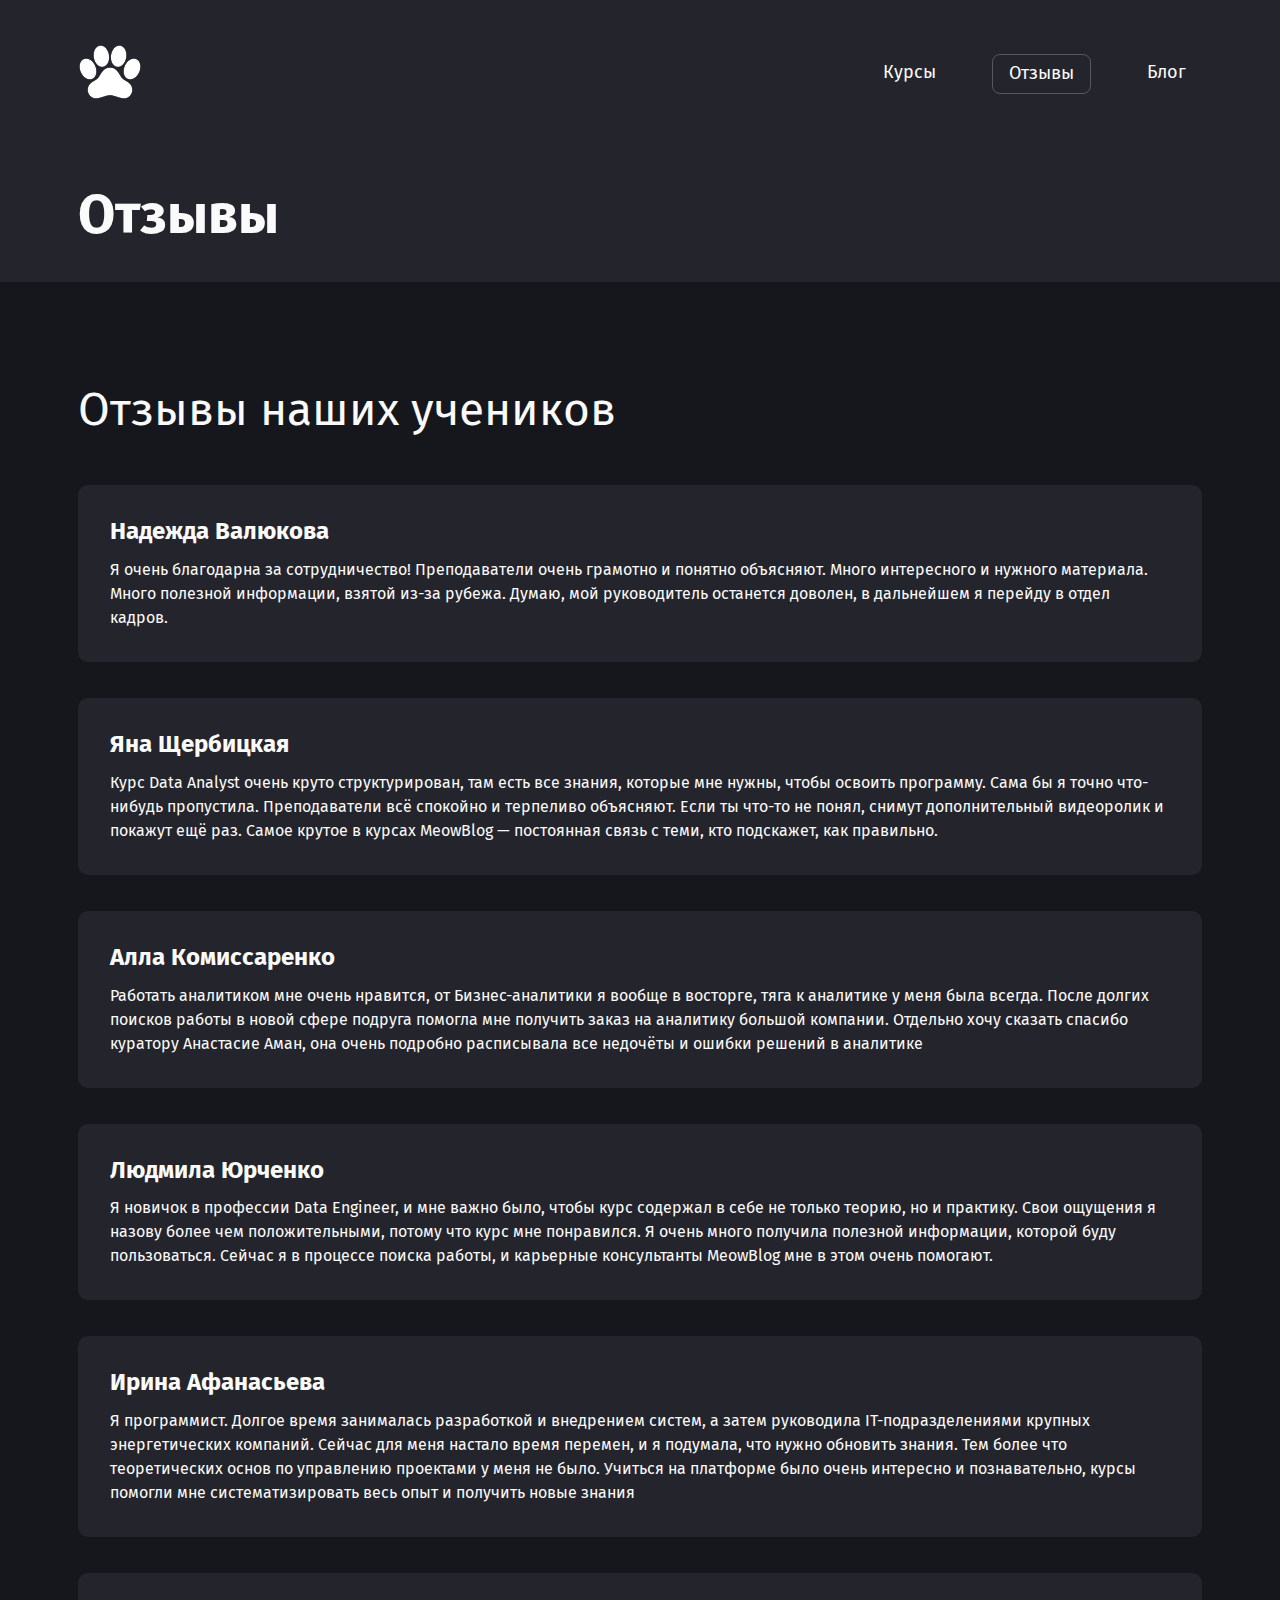
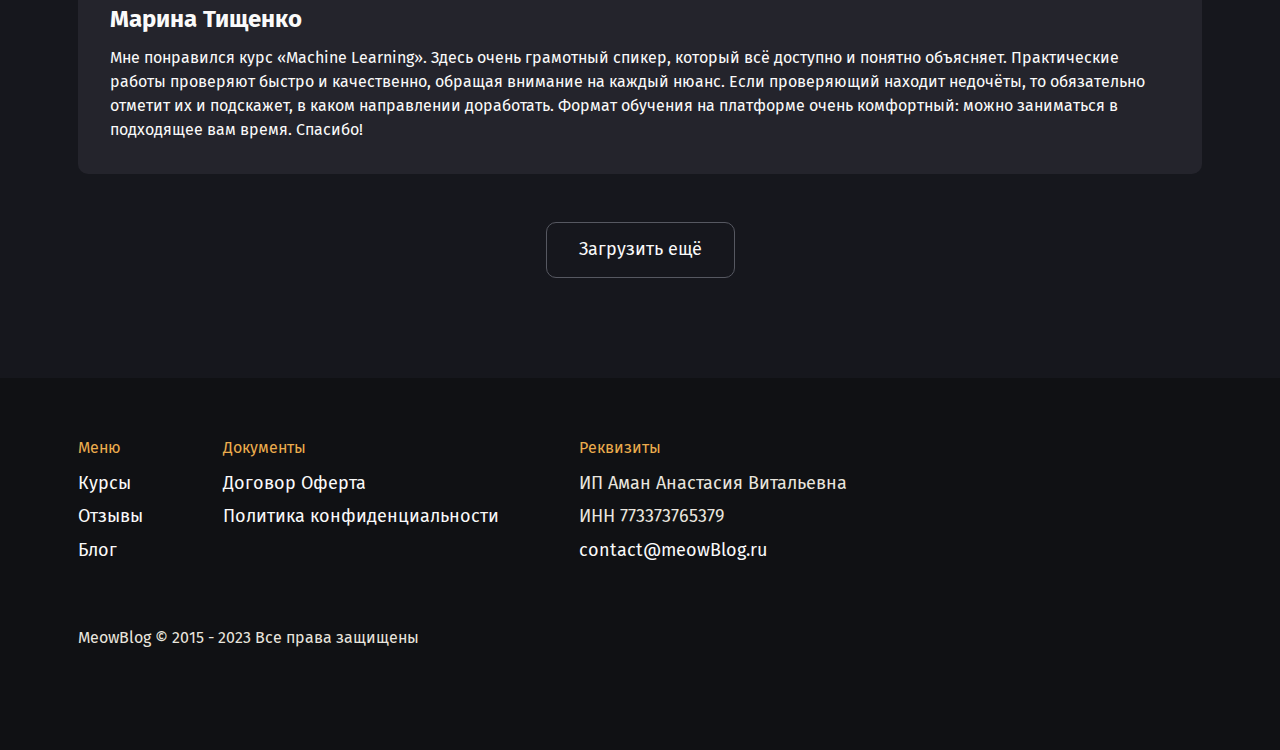
<file: Meowblog/sites/Отзывы/otz.html>
<!DOCTYPE html> 

<html lang="en"> 

  <head>

    <meta charset="UTF-8" /> 
    <meta http-equiv="X-UA-Compatible" content="IE=edge" />
    <meta name="viewport" content="width=device-width, initial-scale=1.0" /> 
    <title>IT Академия Meowblog | Отзывы</title> 

    <link rel="apple-touch-icon" sizes="180x180" href="./images/icon/apple-touch-icon.png">
    <link rel="icon" type="image/png" sizes="32x32" href="./images/icon/favicon-32x32.png">
    <link rel="icon" type="image/png" sizes="16x16" href="./images/icon/favicon-16x16.png">
    <link rel="manifest" href="/site.webmanifest">
  
    <link rel="preconnect" href="https://fonts.googleapis.com" />
    <link rel="preconnect" href="https://fonts.gstatic.com" crossorigin /> 
    <link href="https://fonts.googleapis.com/css2?family=Fira+Sans:wght@400;700&display=swap" rel="stylesheet"/>

    <link rel="stylesheet" href="../../styles/global.css" />
    <link rel="stylesheet" href="../../styles/header.css" />
    <link rel="stylesheet" href="../../styles/components.css" />
    <link rel="stylesheet" href="../../styles/footer.css" />
    <link rel="stylesheet" href="../../styles/page.css" />

  </head>

  <body>

    <header class="header">
      <div class="header__wrapper">
        <a href="../../index.html"
          ><img
            class="header__logo"
            src="./images/Logo.png"
            alt="Логотип MeowBlog"
        /></a>
        <nav>
          <ul class="menu">
            <li class="menu__item"><a href="../../index.html">Курсы</a></li>
            <li class="menu__item menu__item_active"><a href="#">Отзывы</a></li>
            <li class="menu__item"><a href="../Блог/blog.html">Блог</a></li>
          </ul>
        </nav>
      </div>
    </header>
    <section class="section section_light">
      <div class="hero">
        <div class="hero__left">
          <h1 class="hero__h1">
            Отзывы<br />
          </h1>
      </div>
    </section>
    <section class="section">
      <div class="section__wrapper">
        <div class="headling">
          <h2 class="headling__buttom">Отзывы наших учеников</h2>
        </div>
        <div class="post-wrapper">
          <article class="post card card_32">
            <div class="post__content">
              <h3 class="post__header">
                Надежда Валюкова
              </h3>
              <div class="post__description">
                Я очень благодарна за сотрудничество! 
                Преподаватели очень грамотно и понятно объясняют. 
                Много интересного и нужного материала. 
                Много полезной информации, взятой из-за рубежа.
                Думаю, мой руководитель останется доволен, в дальнейшем я перейду в отдел кадров.
              </div>
          </article>
          <article class="post card card_32">
            <div class="post__content">
              <h3 class="post__header">
                Яна Щербицкая
              </h3>
              <div class="post__description">
                Курс Data Analyst очень круто структурирован, там есть все знания, которые мне нужны, чтобы освоить программу. 
                Сама бы я точно что-нибудь пропустила. Преподаватели всё спокойно и терпеливо объясняют. 
                Если ты что-то не понял, снимут дополнительный видеоролик и покажут ещё раз.
                Самое крутое в курсах MeowBlog — постоянная связь с теми, кто подскажет, как правильно.
              </div>
            </div>
          </article>
          <article class="post card card_32">
            <div class="post__content">
              <h3 class="post__header">
                Алла Комиссаренко
              </h3>
              <div class="post__description">
                Работать аналитиком мне очень нравится, от Бизнес-аналитики я вообще в восторге, тяга к аналитике у меня была всегда. 
                После долгих поисков работы в новой сфере подруга помогла мне получить заказ на аналитику большой компании.
                Отдельно хочу сказать спасибо куратору Анастасие Аман, она очень подробно расписывала все недочёты и ошибки решений в аналитике
              </div>
            </div>
          </article>
          <article class="post card card_32">
            <div class="post__content">
              <h3 class="post__header">
                Людмила Юрченко
              </h3>
              <div class="post__description">
                Я новичок в профессии Data Engineer, и мне важно было, чтобы курс содержал в себе не только теорию, но и практику. 
                Свои ощущения я назову более чем положительными, потому что курс мне понравился. 
                Я очень много получила полезной информации, которой буду пользоваться. 
                Сейчас я в процессе поиска работы, и карьерные консультанты MeowBlog мне в этом очень помогают.
              </div>
            </div>
          </article>
          <article class="post card card_32">
            <div class="post__content">
              <h3 class="post__header">
                Ирина Афанасьева
              </h3>
              <div class="post__description">
                Я программист. Долгое время занималась разработкой и внедрением систем, а затем руководила IT-подразделениями крупных энергетических компаний. 
                Сейчас для меня настало время перемен, и я подумала, что нужно обновить знания. 
                Тем более что теоретических основ по управлению проектами у меня не было.
                Учиться на платформе было очень интересно и познавательно, курсы помогли мне систематизировать весь опыт и получить новые знания
              </div>
            </div>
          </article>
          <article class="post card card_32">
            <div class="post__content">
              <h3 class="post__header">
                Марина Тищенко
              </h3>
              <div class="post__description">
                Мне понравился курс «Machine Learning». Здесь очень грамотный спикер, который всё доступно и понятно объясняет.
                Практические работы проверяют быстро и качественно, обращая внимание на каждый нюанс. 
                Если проверяющий находит недочёты, то обязательно отметит их и подскажет, в каком направлении доработать.
                Формат обучения на платформе очень комфортный: можно заниматься в подходящее вам время. Спасибо!
              </div>
            </div>
          </article>
        </div>
        <div class="button-more">
          <a href="../Разработка/index.html" class="button button_ghost">Загрузить ещё</a>
        </div>
      </div>
    </section>

    <footer class="footer"> 

      <div class="footer__wrapper"> 

        <div class="footer__menu"> 
          <nav> 
            <div class="footer__menu-header">Меню</div> 
            <ul class="menu-small"> 
              <li class="menu-small__item"><a href="../../index.html">Курсы</a></li> 
              <li class="menu-small__item"><a href="./otz.html">Отзывы</a></li> 
              <li class="menu-small__item"><a href="../Блог/blog.html">Блог</a></li> 
            </ul>
          </nav>

        
          <div> 
            <div class="footer__menu-header">Документы</div> 
            <ul class="menu-small"> 
              <li class="menu-small__item"><a href="../Разработка/index.html">Договор Оферта</a></li>
              <li class="menu-small__item"><a href="../Разработка/index.html">Политика конфиденциальности</a></li> 
            </ul> 
          </div>

          <div> 
            <div class="footer__menu-header">Реквизиты</div>
            <ul class="menu-small">
              <li class="menu-small__item">ИП Аман Анастасия Витальевна</li> 
              <li class="menu-small__item">ИНН 773373765379</li>
              <li class="menu-small__item"><a href="mailto:contact@purpleschool.ru">contact@meowBlog.ru</a></li> 
            </ul> 
          </div> 
        </div> 
   
        <div class="footer__copywrite"> 
          MeowBlog © 2015 - 2023 Все права защищены
        </div> 

      </div> 
    </footer> 
  </body> 
</html>
</file>
<file: Meowblog/styles/global.css>
:root {
	--color-primary: #D98200;
	--color-primary-hover: #b17213;
	--color-secondary: #ebac4d;
	--color-text: #FAFAFA;
	--color-link-hover: #e9e5de;
	--color-bg: #16171D;
	--color-bg-medium: #24242c;
	--color-bg-light: #2c2c31;
	--color-stroke: #565861;
	--color-footer: #101114;

	--gradient: linear-gradient(93.33deg, #f5b939 9.26%, #ddbc27 42.32%, #D98200 104.58%);
	
	--border-8: 8px;
	--border-10: 10px;
	--border-17: 17px;
	--layout-width: 1172px;
}

* {
	box-sizing: border-box;
}

html {
	-webkit-font-smoothing: antialiased;
	-moz-osx-font-smoothing: grayscale;
	text-rendering: optimizeLegibility;
}

body {
	background: var(--color-bg);
	margin: 0;
	font-family: 'Fira Sans', sans-serif;
	font-style: normal;
	font-weight: 400;
}

a {
	text-decoration: none;
}
</file>
<file: Meowblog/styles/header.css>
/* Header */

.header {
	background-color: var(--color-bg-medium);
}

.header__wrapper {
	max-width: var(--layout-width);
	margin: 0 auto;
	display: flex;
	justify-content: space-between;
	align-items: center;
	padding: 40px 24px;
}

.header__login {
	display: flex;
	gap: 8px;
	align-items: center;
	font-size: 18px;
	line-height: 120%;
	color: var(--color-text);	
	cursor: pointer;
}

.header__login:hover {
	color: var(--color-link-hover);
}

.header__mobile-menu-button {
	display: none;
	background: none;
	border: none;
	cursor: pointer;
}

@media (max-width: 960px) {
	.header__login {
		display: none;
	}

	.header__mobile-menu-button {
		display: block;
	}
}

@media (max-width: 640px) {
	.header__wrapper {
		padding: 30px 24px;
	}
}

@media (max-width: 480px) {
	.header__logo {
		max-width: 174px;
	}
}

/* Menu */

.menu {
	list-style: none;
	display: flex;
	gap: 40px;
	margin: 0;
}

.menu__item {
	padding: 8px 16px;
}

.menu__item a {
	cursor: pointer;
	font-size: 18px;
	line-height: 120%;
	color: var(--color-text);
}

.menu__item:hover a {
	color: var(--color-link-hover);
}

.menu__item_active {
	border: 1px solid var(--color-stroke);
	border-radius: var(--border-8);
}

@media (max-width: 960px) {
	.menu {
		display: none;
	}
}
</file>
<file: Meowblog/styles/components.css>
/* Section */

.section_light {
	background-color: var(--color-bg-medium);
}

.section__wrapper {
	max-width: var(--layout-width);
	margin: 0 auto;
	padding: 100px 24px;
}

/* Button */
.button {
	padding: 16px 32px;
	color: var(--color-text);
	background: none;
	border: none;
	font-weight: 400;
	font-size: 18px;
	line-height: 120%;
	border-radius: var(--border-10);
	cursor: pointer;
	display: inline-block;
	text-align: center;
}

.button_primary {
	background: var(--color-primary);
}

.button_primary:hover {
	background: var(--color-primary-hover);
}

.button_ghost {
	border: 1px solid var(--color-stroke);
}

.button_ghost:hover {
	background: var(--color-bg-light);
}

@media (max-width: 640px) {
	.button {
		padding: 12px 32px;
	}
}

/* Social */
.social-icons {
	display: flex;
	align-items: center;
	gap: 24px;
}

.social-icons__icon {
	border: 1px solid var(--color-stroke);
	border-radius: var(--border-8);
	text-decoration: none;
	padding: 11px;
	width: 48px;
	height: 48px;
}

.social-icons__icon:hover {
	background-color: var(--color-bg-medium);
}

/* Headling */

.headling {
	margin-bottom: 32px;
}

.headling__top {
	font-weight: 400;
	font-size: 18px;
	line-height: 120%;
	color: var(--color-secondary);
	margin-bottom: 8px;
}

.headling__buttom {
	font-weight: 400;
	font-size: 46px;
	line-height: 120%;
	color: var(--color-text);
	margin: 0 0 32px 0;
}

@media (max-width: 860px) {
	.headling__buttom {
		font-weight: 400;
		font-size: 34px;
		line-height: 120%;
	}
}


/* Paragraph */

.paragraph {
	font-weight: 400;
	font-size: 18px;
	line-height: 150%;
	color: var(--color-text);
	max-width: 787px;
}

.paragraph_32 {
	margin-bottom: 32px;
}

/* Card */

.card {
	background: var(--color-bg-medium);
	border-radius: var(--border-10);
}

.card_light {
	background: var(--color-bg-light);
}

.card_32 {
	padding: 32px;
}

.card_48x24 {
	padding: 48px 24px;
}

.card_24x32 {
	padding: 24px 32px;
}

/* post-wrapper */

.post-wrapper {
	margin-top: 48px;
	display: flex;
	flex-direction: column;
	gap: 36px;
	margin-bottom: 48px;
}

/* post */

.post {
	display: flex;
	justify-content: space-between;
	gap: 32px;
}

.post__button a {
	display: block;
}

.post__stats {
	display: flex;
	gap: 32px;
}

.post__stat {
	display: flex;
	align-items: center;
	gap: 4px;
	color: var(--color-link-hover);
	font-weight: 400;
	font-size: 16px;
	line-height: 120%;
}

.post__content {
	display: flex;
	flex-direction: column;
	gap: 12px;
}

.post__header {
	font-weight: 700;
	font-size: 24px;
	line-height: 120%;
	color: var(--color-text);
	margin: 0;
}

.post__description {
	font-weight: 400;
	font-size: 16px;
	line-height: 150%;
	color: var(--color-text);
}

@media (max-width: 860px) {
	.post {
		flex-direction: column;
	}

	.post__header {
		font-size: 21px;
	}
}

/* chip */

.chip {
	font-weight: 400;
	font-size: 18px;
	line-height: 120%;
	color: var(--color-text);
	padding: 8px 16px;
	border: 1px solid var(--color-stroke);
	border-radius: var(--border-10);
	background: none;
	cursor: pointer;
	white-space: nowrap;
}

.chip:hover {
	background: var(--color-bg-medium);
}

.chip_active {
	background: var(--color-primary);
	border: none;
}

.chip_active:hover {
	background: var(--color-primary-hover);
}

/* Course Card */

#Data_Analyst {
	display: block;
}

#Data_Engineer {
	display: block;
}

#Machine_Learning {
	display: block;
}

#Finance {
	display: block;
}

#Code {
	display: block;

}
#Bussines {
	display: block;
}


.course-card {
	background: var(--color-bg-medium);
	border-radius: var(--border-10);
	color: var(--color-text);
}

.course-card__tags {
	display: flex;
	gap: 12px;
}

.course-card__cover img {
	border-radius: var(--border-10) var(--border-10) 0 0;
	width: 100%;
}

.course-card__title {
	font-weight: 700;
	font-size: 24px;
	line-height: 120%;
	margin-bottom: 4px;
}

.course-card__author {
	font-weight: 400;
	font-size: 18px;
	line-height: 120%;
	color: var(--color-link-hover);
}

.course-card__body {
	padding: 24px;
	display: flex;
	gap: 16px;
	flex-direction: column;
}

.course-card__footer {
	background: var(--color-bg-light);
	display: grid;
	padding: 24px;
	grid-template-columns: 1fr auto;
	align-items: center;
	font-weight: 700;
	font-size: 22px;
	line-height: 120%;
	border-radius: 0 0 var(--border-10) var(--border-10);
}

/* Tag */
.tag {
	font-weight: 400;
	font-size: 16px;
	line-height: 120%;
	color: var(--color-text);
	border: 1px solid var(--color-stroke);
	border-radius: var(--border-17);
	padding: 6px 12px;
	display: flex;
	align-items: center;
	gap: 4px;
}
</file>
<file: Meowblog/styles/footer.css>
.footer {
	background-color: var(--color-footer);
}

.footer__wrapper {
	max-width: var(--layout-width);
	margin: 0 auto;
	padding: 60px 24px 100px;
}

.footer__social {
	display: flex;
	justify-content: space-between;
	margin-bottom: 36px;
	gap: 24px;
}

.footer__menu {
	display: flex;
	gap: 24px 80px;
	margin-bottom: 48px;
}

.footer__menu-header {
	font-weight: 400;
	font-size: 16px;
	line-height: 120%;
	color: var(--color-secondary);
}

.menu-small {
	list-style: none;
	padding: 0;
}

.menu-small__item {
	font-weight: 400;
	font-size: 18px;
	line-height: 120%;
	color: var(--color-link-hover);
	margin-bottom: 12px;
}

.menu-small__item a {
	color: var(--color-text);
}

.menu-small__item a:hover {
	color: var(--color-link-hover);
}

.footer__copywrite {
	font-weight: 400;
	font-size: 16px;
	line-height: 150%;
	color: var(--color-link-hover);
}

@media (max-width: 860px) {
	.footer__menu {
		flex-direction: column;
		margin-bottom: 24px;
	}
}

@media (max-width: 640px) {
	.footer__social {
		flex-direction: column;
	}
}
</file>
<file: Meowblog/styles/page.css>
.hero {
	max-width: var(--layout-width);
	margin: 0 auto;
	display: flex;
	justify-content: space-between;
	align-items: center;
	padding: 40px 24px;
}

.hero__left {
	display: flex;
	flex-direction: column;
	gap: 32px;
}

.hero__h1 {
	margin: 0;
	font-weight: 700;
	font-size: 54px;
	line-height: 100%;
	color: var(--color-text);
}

.hero__h1_gradient {
	background: var(--gradient);
	-webkit-background-clip: text;
	-webkit-text-fill-color: transparent;
	background-clip: text;
}

.hero__cta {
	display: flex;
	gap: 32px;
}

.button-more {
	text-align: center;
}

.chip_wrapper {
	display: flex;
	gap: 24px;
	margin-bottom: 32px;
	overflow: scroll;
	margin-right: -24px;
	margin-left: -24px;
	padding-left: 24px;
	scrollbar-width: none;
}

.chip_wrapper::-webkit-scrollbar {
	display: none;
}

.courses_wrapper {
	display: grid;
	grid-template-columns: repeat(auto-fit, minmax(300px, 1fr));
	gap: 70px;
}

.trust-wrapper {
	display: grid;
	grid-template-columns: [start] repeat(3, 1fr) [end];
	gap: 0 75px;
}

.trust-wrapper__top {
	grid-column: start / end;
}

.trust-wrapper__stat {
	display: flex;
	flex-direction: column;
	gap: 16px;
	align-items: center;
	margin-bottom: 70px;
}

.trust-wrapper__num {
	font-weight: 700;
	font-size: 46px;
	line-height: 120%;

	background: var(--gradient);
	-webkit-background-clip: text;
	-webkit-text-fill-color: transparent;
	background-clip: text;
}

.trust-wrapper__desc {
	font-weight: 400;
	font-size: 18px;
	line-height: 120%;
	color: var(--color-text);
}

.trust-wrapper__h3 {
	grid-column: start / end;
	font-weight: 400;
	font-size: 36px;
	line-height: 120%;
	color: var(--color-text);
}

.trust-wrapper__rating {
	display: flex;
	gap: 24px;
	align-items: center;
	margin-bottom: 70px;
}

.trust-wrapper__rate {
	font-weight: 400;
	font-size: 54px;
	line-height: 120%;
	color: var(--color-text);
}

@media (max-width: 1200px) {
	.hero {
		flex-direction: column;
	}

	.hero__h1 {
		text-align: center;
	}
	
	.hero__cta {
		justify-content: center;
	}

	.trust-wrapper {
		grid-template-columns: [start] repeat(2, 1fr) [end];
	}
}

@media (max-width: 640px) {
	.hero__h1 {
		font-size: 30px;
		line-height: 120%;
	}
	
	.hero__right {
		width: 100%;
	}

	.hero {
		padding: 0 24px;
	}

	.trust-wrapper {
		grid-template-columns: [start] 1fr [end];
	}
}

@media (max-width: 480px) {
	.hero__cta {
		gap: 16px;
	}
}
</file>
